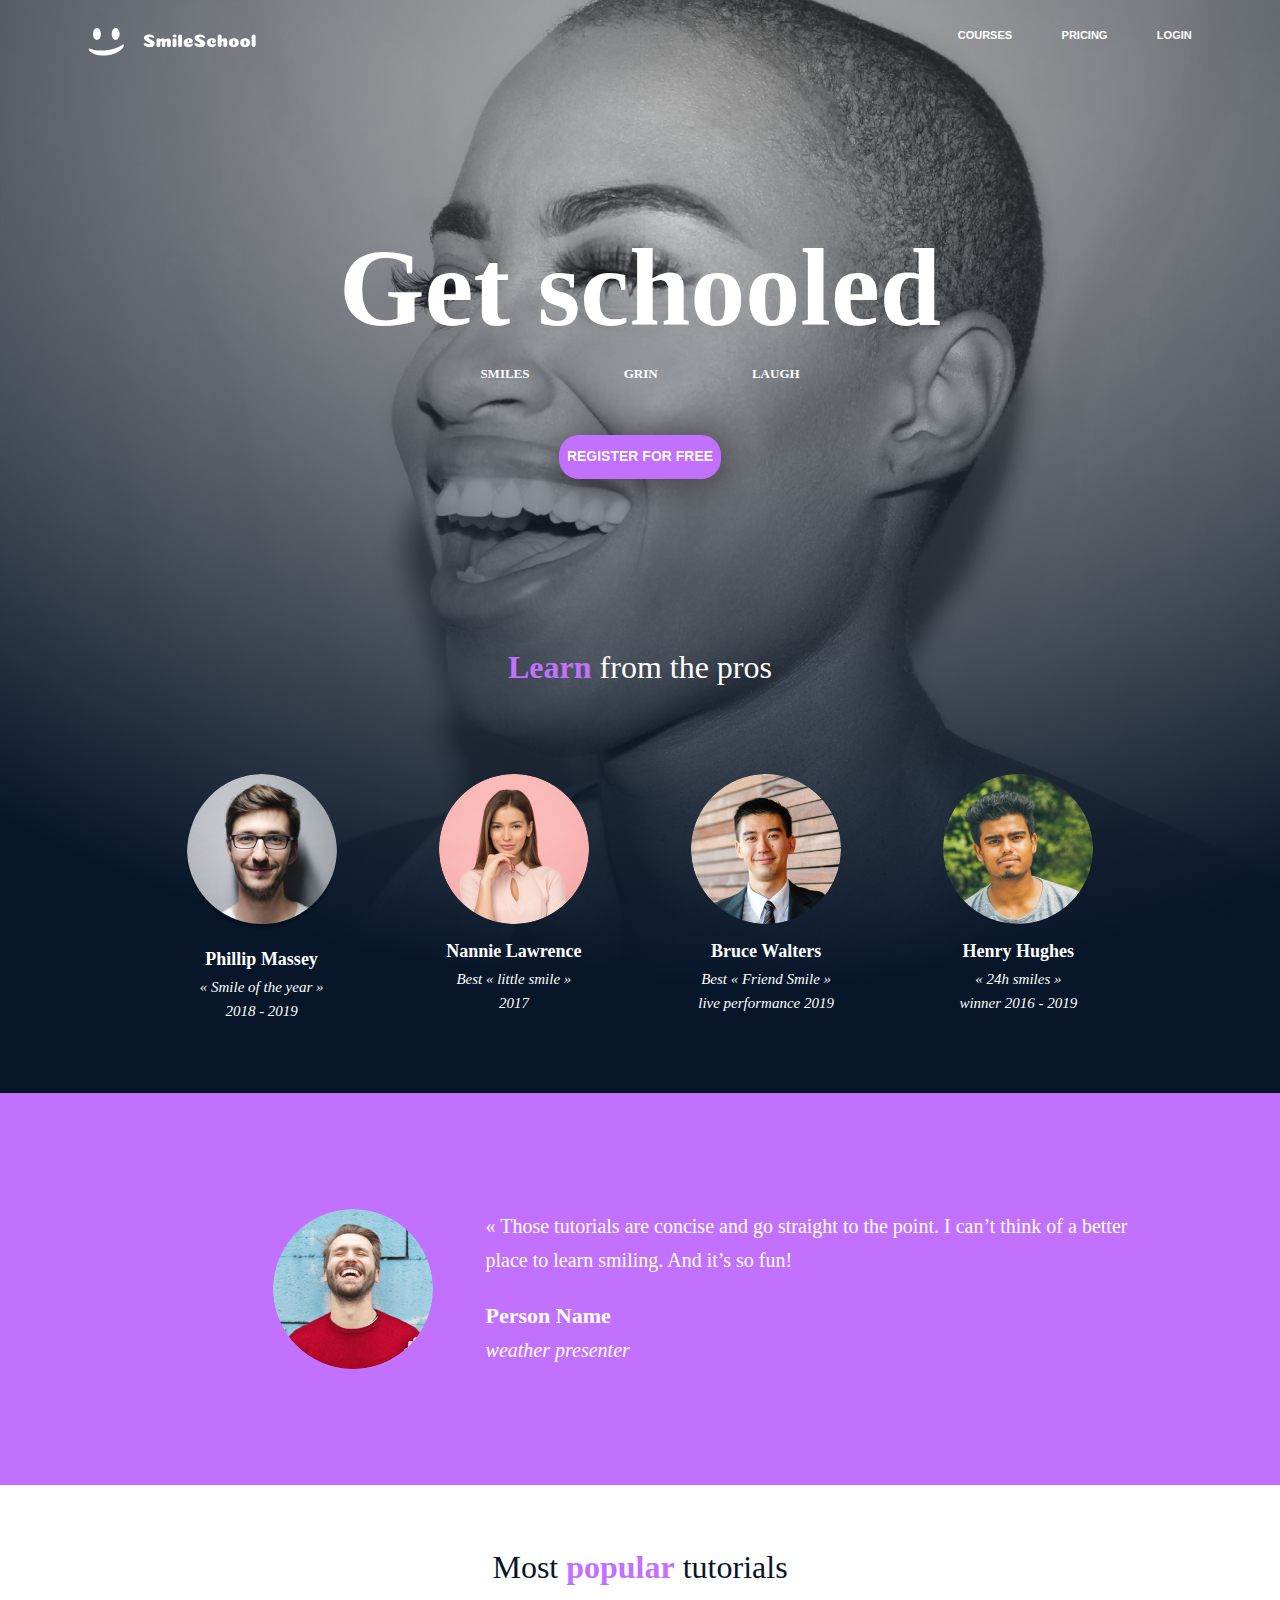
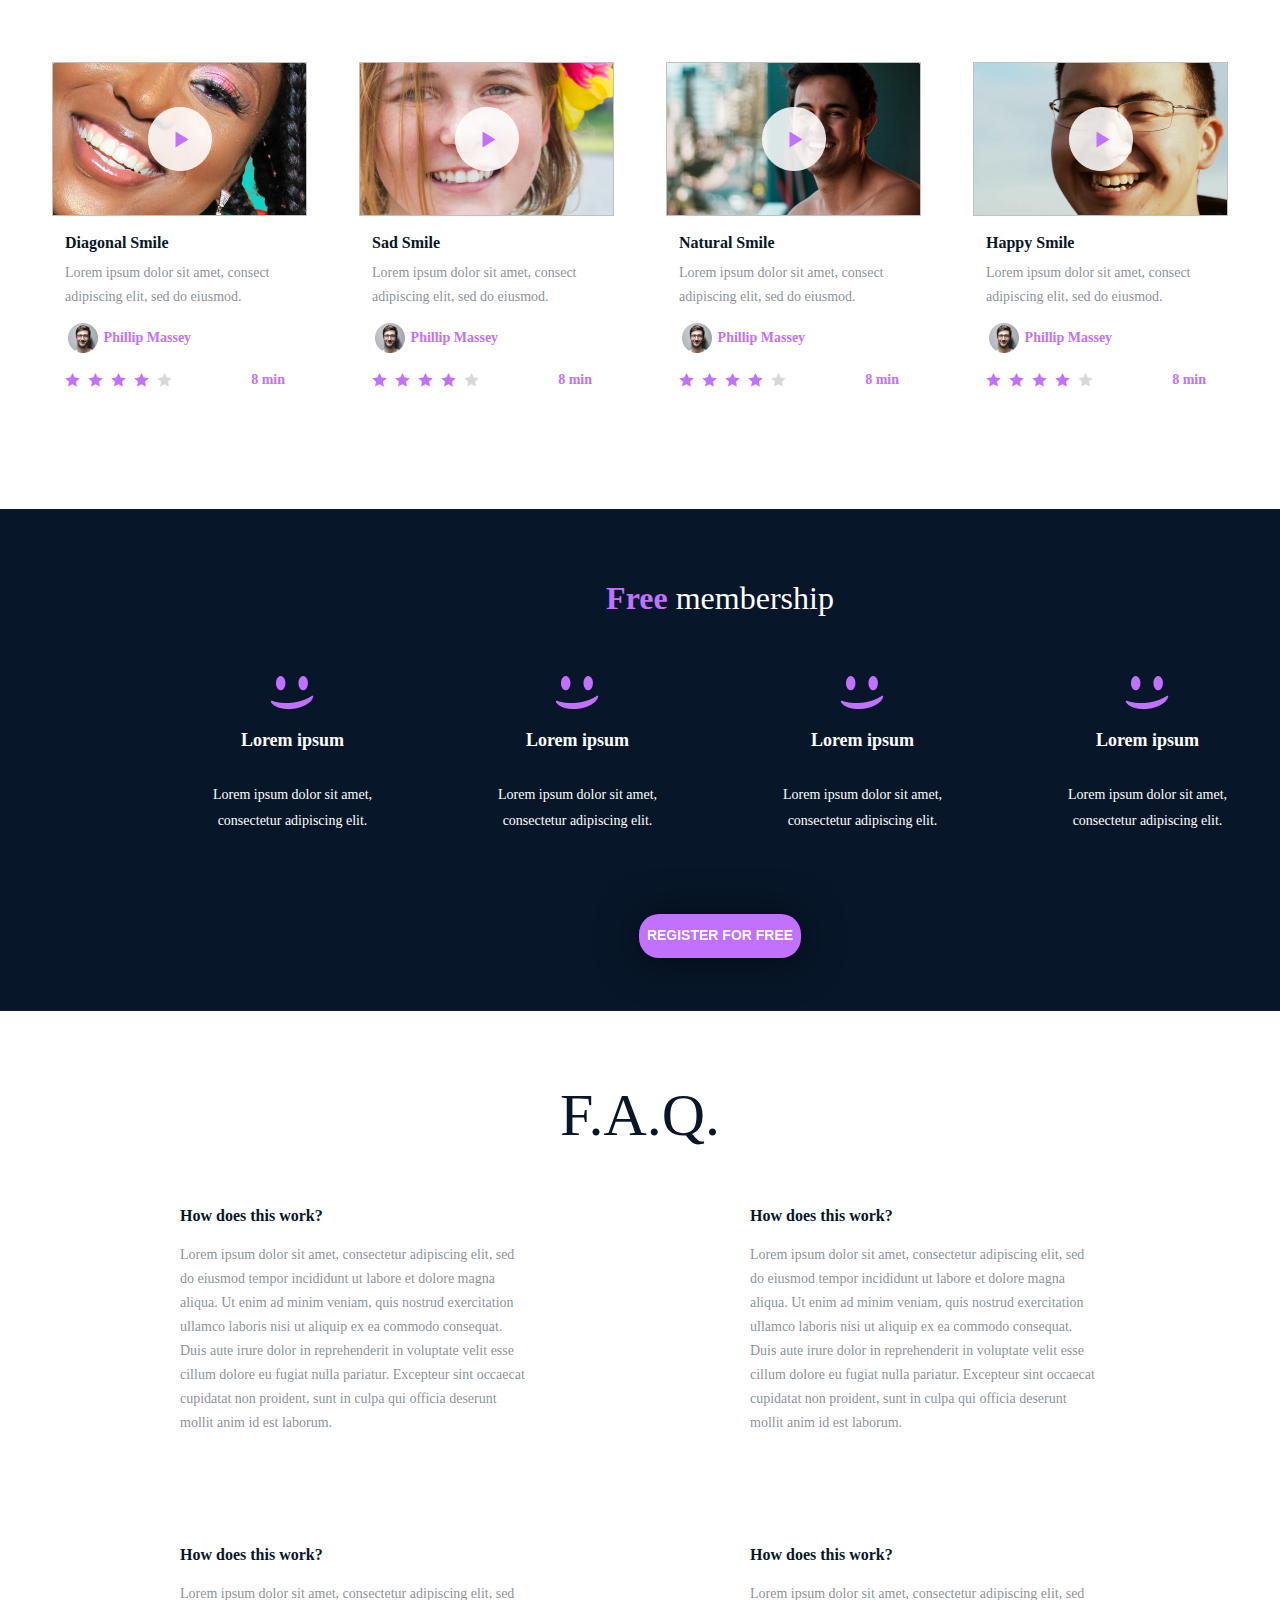
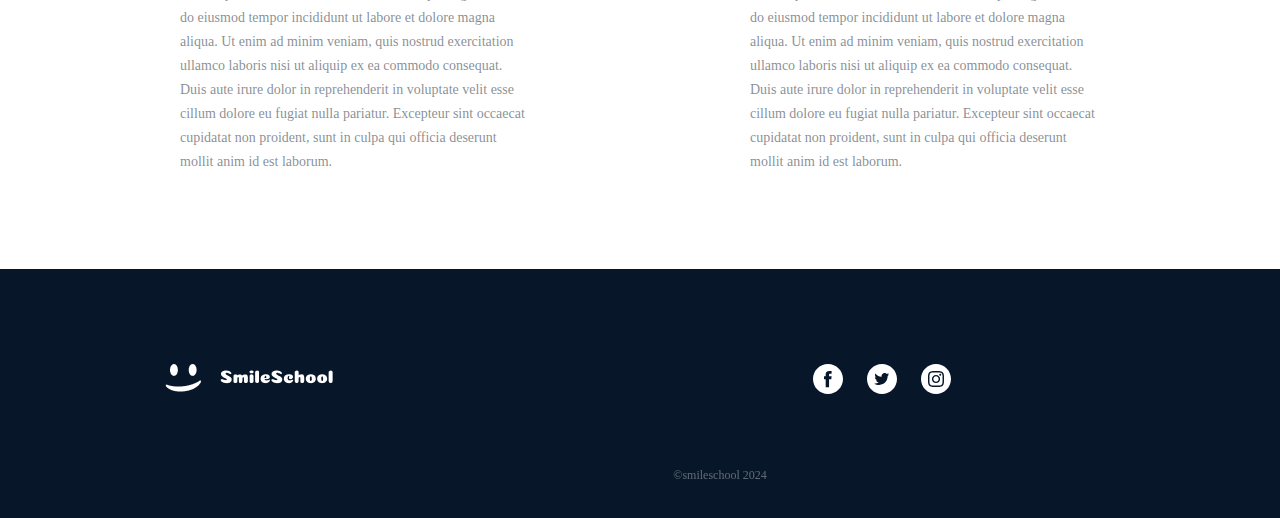
<file: css_advanced/index.html>
<!DOCTYPE html>
<html lang="en">
<head>
    <meta charset="UTF-8">
    <meta http-equiv="X-UA-Compatible" content="IE=edge">
    <meta name="viewport" content="width=device-width, initial-scale=1.0">
    <link rel="stylesheet" href="./styles.css">
    <title>Document</title>
</head>
<body>
    <header>
        <div class="logo">
            <a href="">
                <img src="./assets/images/logo (1).png" alt="logo" id="" />
            </a>
        </div>
        <div class="menu">
            <a href="" id="courses">COURSES</a>
            <a href="" id="pricing">PRICING</a>
            <a href="" id="login">LOGIN</a>
        </div>
    </header>

    <main>

        <!-- Banner -->
        <section class="d">
            <div id="get_sgl_register">
                <h1 id="get_school">Get schooled</h1>
                <p id="sgl">SMILES GRIN LAUGH</p>
                <button class="register_free">REGISTER FOR FREE</button>
            </div>
            <div>
                <h2 id="learn_pros"><span style="font-weight: bold; color: #C271FF;">Learn</span> from the pros</h2>
                <div class="pros">
                    <div>
                        <img src="./assets/images/avatar1.png" alt="">
                        <h1>Phillip Massey</h1>
                        <p>« Smile of the year »<br>2018 - 2019</p>
                    </div>
                    <div>
                        <img src="./assets/images/avatar2.png" alt="">
                        <h1>Nannie Lawrence</h1>
                        <p>Best « little smile »<br>2017</p>
                    </div>
                    <div>
                        <img src="./assets/images/avatar3.png" alt="">
                        <h1>Bruce Walters</h1>
                        <p>Best « Friend Smile »<br>live performance 2019</p>
                    </div>
                    <div>
                        <img src="./assets/images/avatar4.png" alt="">
                        <h1>Henry Hughes</h1>
                        <p>« 24h smiles »<br>winner 2016 - 2019</p>
                    </div>
                </div>
            </div>
        </section>

        <!-- Quote -->
        <section class="quo">
            <div id="quote" >
                <img src="./assets/images/avatar5.png" alt="">
                <div id="te">
                    <blockquote>
                        « Those tutorials are concise and go straight to the point. I can’t think of a better<br>place to learn smiling. And it’s so fun!
                    </blockquote>
                    <p id="name">Person Name</p>
                    <p>weather presenter</p>
                </div>
            </div>
        </section>

        <!-- Videos list  -->
        <section id="video_list">
            <h1>Most <span style="font-weight: bold; color: #C271FF;">popular</span> tutorials</h1>
            <div class="tutorials">
                <div>
                    <img id="image_video" alt="" />
                    <h2>Diagonal Smile</h2>
                    <p class="video_description">Lorem ipsum dolor sit amet, consect<br>adipiscing elit, sed do eiusmod.</p>
                    <div class="author_video">
                        <img src="./assets/images/avatar6.png" alt="">
                        <h3>Phillip Massey</h3>
                    </div>
                    <div class="stars">
                        <div>
                            <img src="./assets/images/stars.png" alt="">
                        </div>
                        <p>8 min</p>
                    </div>
                </div>
                <div>
                    <img id="image_video1" alt="">
                    <h2>Sad Smile</h2>
                    <p class="video_description">Lorem ipsum dolor sit amet, consect<br>adipiscing elit, sed do eiusmod.</p>
                    <div class="author_video">
                        <img src="./assets/images/avatar6.png" alt="">
                        <h3>Phillip Massey</h3>
                    </div>
                    <div class="stars">
                        <div>
                            <img src="./assets/images/stars.png" alt="">
                        </div>
                        <p>8 min</p>
                    </div>
                </div>
                <div>
                    <img id="image_video2" alt="">
                    <h2>Natural Smile</h2>
                    <p class="video_description">Lorem ipsum dolor sit amet, consect<br>adipiscing elit, sed do eiusmod.</p>
                    <div class="author_video">
                        <img src="./assets/images/avatar6.png" alt="">
                        <h3>Phillip Massey</h3>
                    </div>
                    <div class="stars">
                        <div>
                            <img src="./assets/images/stars.png" alt="">
                        </div>
                        <p>8 min</p>
                    </div>
                </div>
                <div>
                    <img id="image_video3" alt="">
                    <h2>Happy Smile</h2>
                    <p class="video_description">Lorem ipsum dolor sit amet, consect<br>adipiscing elit, sed do eiusmod.</p>
                    <div class="author_video">
                        <img src="./assets/images/avatar6.png" alt="">
                        <h3>Phillip Massey</h3>
                    </div>
                    <div class="stars">
                        <div>
                            <img src="./assets/images/stars.png" alt="">
                        </div>
                        <p>8 min</p>
                    </div>
                </div>
            </div>
        </section>

        <!-- Membership -->
        <section id='membership'>
            <h1><span style="font-weight: bold; color: #C271FF;">Free</span> membership</h1>
            <div id="smiles">
                <div class="smile">
                    <img src="./assets/images/smile.png" alt="">
                    <h2>Lorem ipsum</h2>
                    <p>Lorem ipsum dolor sit amet,<br>consectetur adipiscing elit.</p>
                </div>
                <div class="smile">
                    <img src="./assets/images/smile.png" alt="">
                    <h2>Lorem ipsum</h2>
                    <p>Lorem ipsum dolor sit amet,<br>consectetur adipiscing elit.</p>
                </div>
                <div class="smile">
                    <img src="./assets/images/smile.png" alt="">
                    <h2>Lorem ipsum</h2>
                    <p>Lorem ipsum dolor sit amet,<br>consectetur adipiscing elit.</p>
                </div>
                <div class="smile">
                    <img src="./assets/images/smile.png" alt="">
                    <h2>Lorem ipsum</h2>
                    <p>Lorem ipsum dolor sit amet,<br>consectetur adipiscing elit.</p>
                </div>
            </div>
            <button class="register_free" id="btn_regis">REGISTER FOR FREE</button>
        </section>

        <!-- F.A.Q -->
        <section class="faq">
            <h1>F.A.Q.</h1>
            <div id="fq">
                <div class="f">
                    <div class="how_does_work">
                        <h2>How does this work?</h2>
                        <p>Lorem ipsum dolor sit amet, consectetur adipiscing elit, sed do eiusmod tempor incididunt ut labore et dolore magna aliqua. Ut enim ad minim veniam, quis nostrud exercitation ullamco laboris nisi ut aliquip ex ea commodo consequat. Duis aute irure dolor in reprehenderit in voluptate velit esse cillum dolore eu fugiat nulla pariatur. Excepteur sint occaecat cupidatat non proident, sunt in culpa qui officia deserunt mollit anim id est laborum.</p>
                    </div>
                    <div class="how_does_work">
                        <h2>How does this work?</h2>
                        <p>Lorem ipsum dolor sit amet, consectetur adipiscing elit, sed do eiusmod tempor incididunt ut labore et dolore magna aliqua. Ut enim ad minim veniam, quis nostrud exercitation ullamco laboris nisi ut aliquip ex ea commodo consequat. Duis aute irure dolor in reprehenderit in voluptate velit esse cillum dolore eu fugiat nulla pariatur. Excepteur sint occaecat cupidatat non proident, sunt in culpa qui officia deserunt mollit anim id est laborum.</p>
                    </div>
                </div>
                <div class="f">
                    <div class="how_does_work">
                        <h2>How does this work?</h2>
                        <p>Lorem ipsum dolor sit amet, consectetur adipiscing elit, sed do eiusmod tempor incididunt ut labore et dolore magna aliqua. Ut enim ad minim veniam, quis nostrud exercitation ullamco laboris nisi ut aliquip ex ea commodo consequat. Duis aute irure dolor in reprehenderit in voluptate velit esse cillum dolore eu fugiat nulla pariatur. Excepteur sint occaecat cupidatat non proident, sunt in culpa qui officia deserunt mollit anim id est laborum.</p>
                    </div>
                    <div class="how_does_work">
                        <h2>How does this work?</h2>
                        <p>Lorem ipsum dolor sit amet, consectetur adipiscing elit, sed do eiusmod tempor incididunt ut labore et dolore magna aliqua. Ut enim ad minim veniam, quis nostrud exercitation ullamco laboris nisi ut aliquip ex ea commodo consequat. Duis aute irure dolor in reprehenderit in voluptate velit esse cillum dolore eu fugiat nulla pariatur. Excepteur sint occaecat cupidatat non proident, sunt in culpa qui officia deserunt mollit anim id est laborum.</p>
                    </div>
                </div>
            </div>
        </section>
    </main>

    <footer>
        <div>
            <div id="social">
                <img src="./assets/images/logo (1).png" height="30">
                <div>
                    <a href=""><img src="./assets/images/Facebook.svg" height="30">
                    <a href=""><img src="./assets/images/Twitter.svg" height="30">
                    <a href=""><img src="./assets/images/Instagram.svg" height="30">
                </div>
            </div>
            <p>©smileschool 2024</p>
        </div>
    </footer>
</body>
</html>
</file>
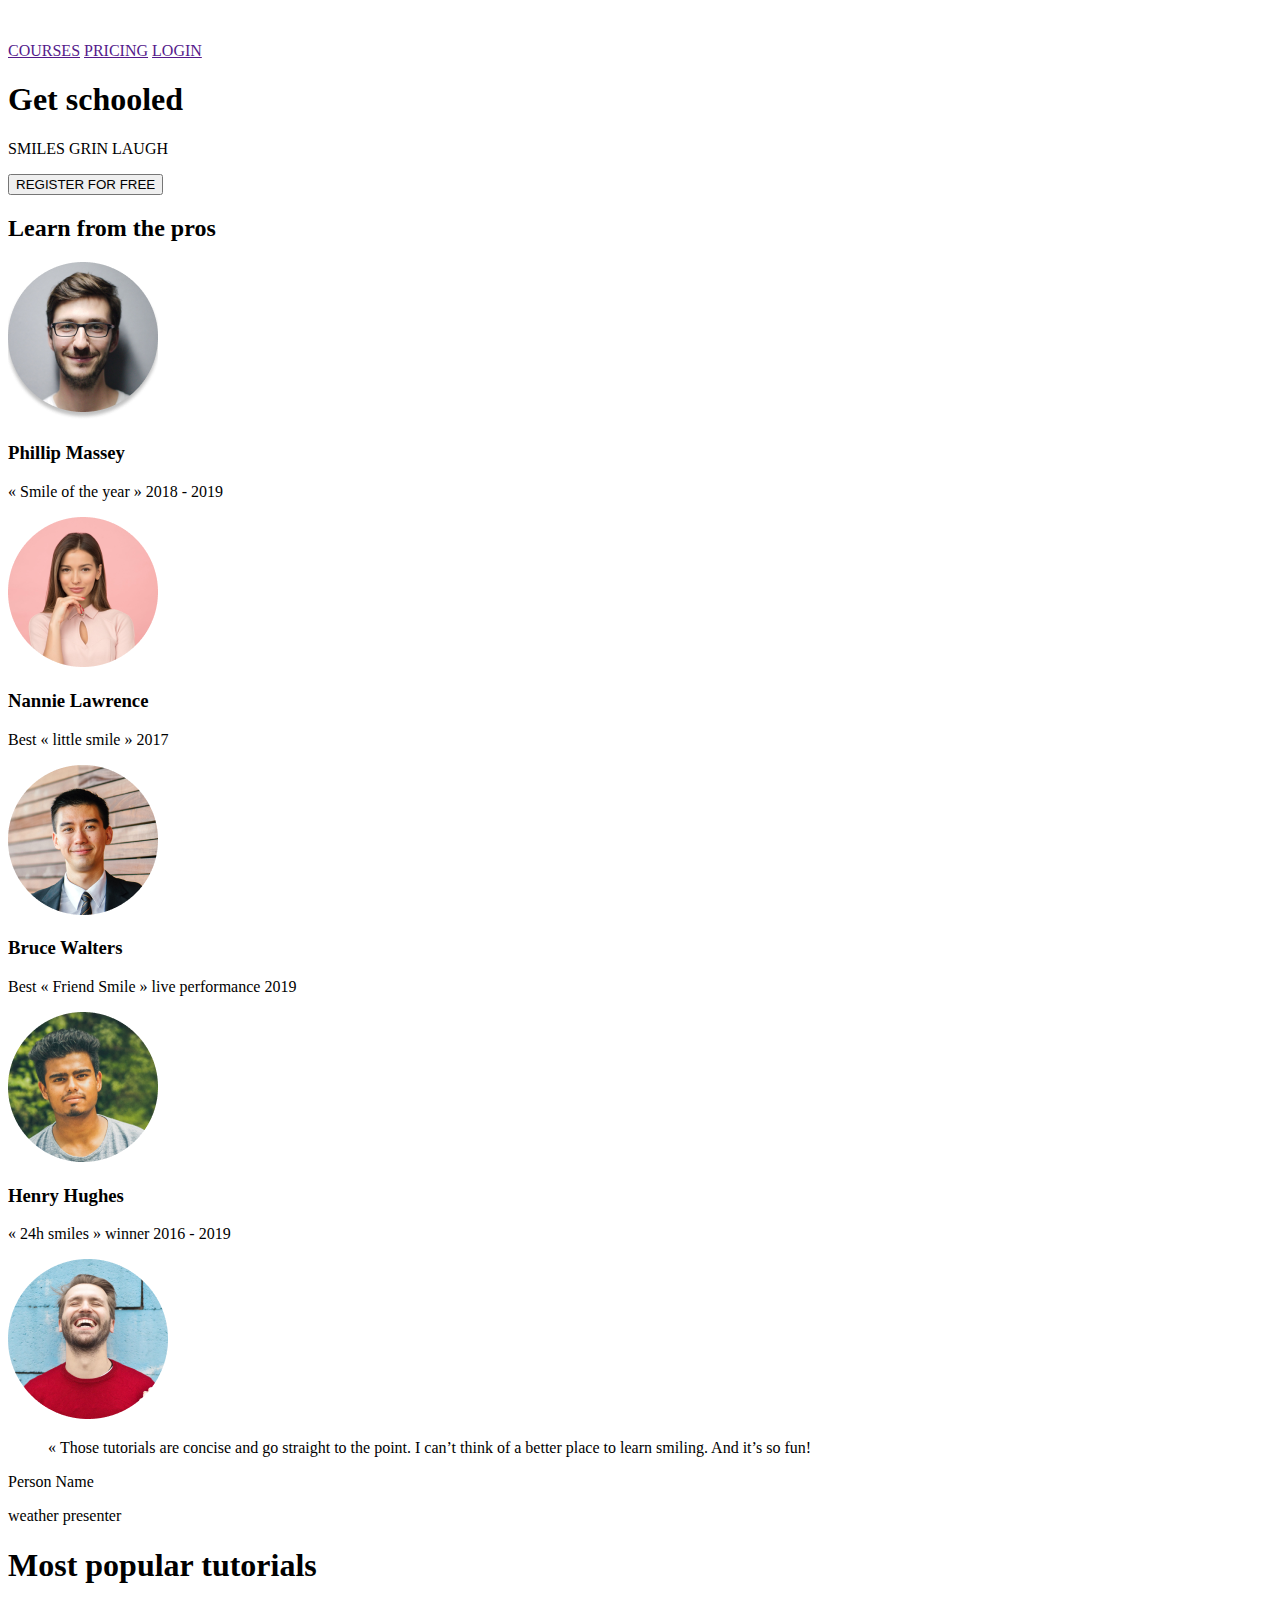
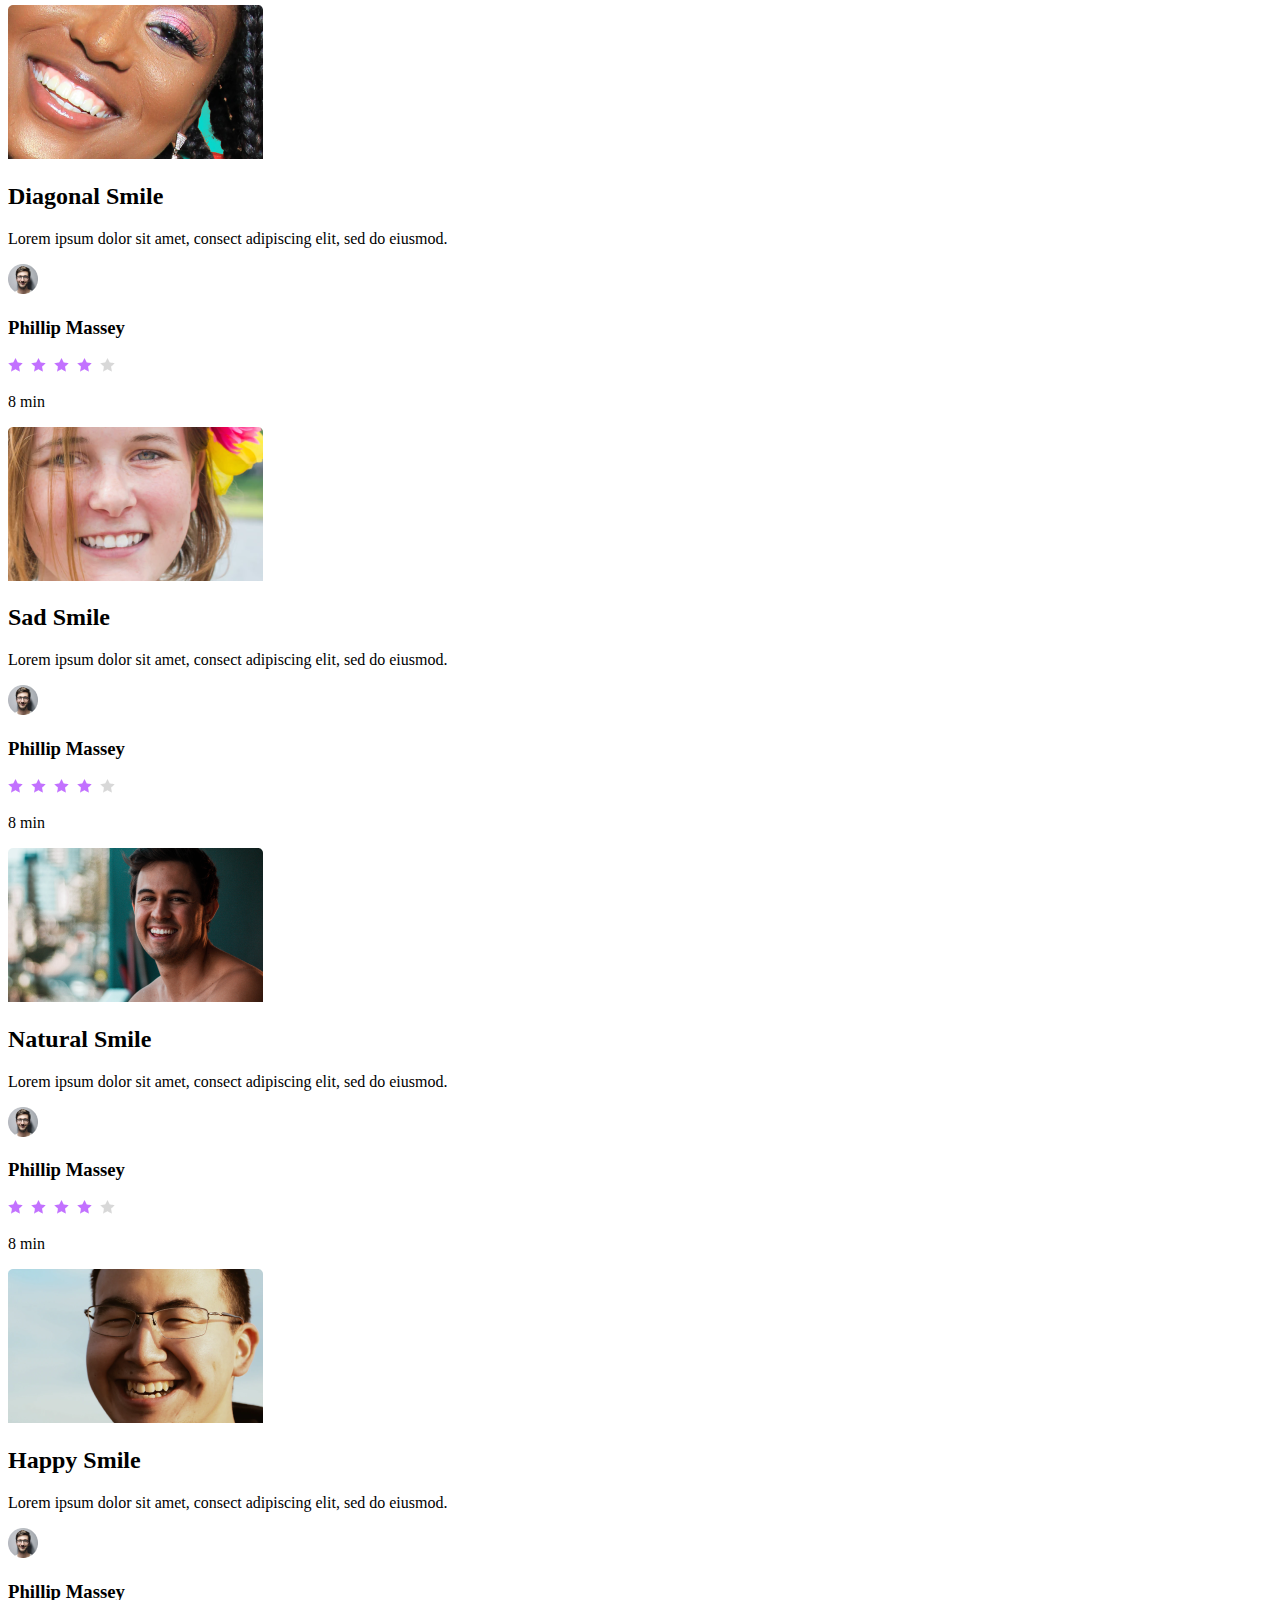
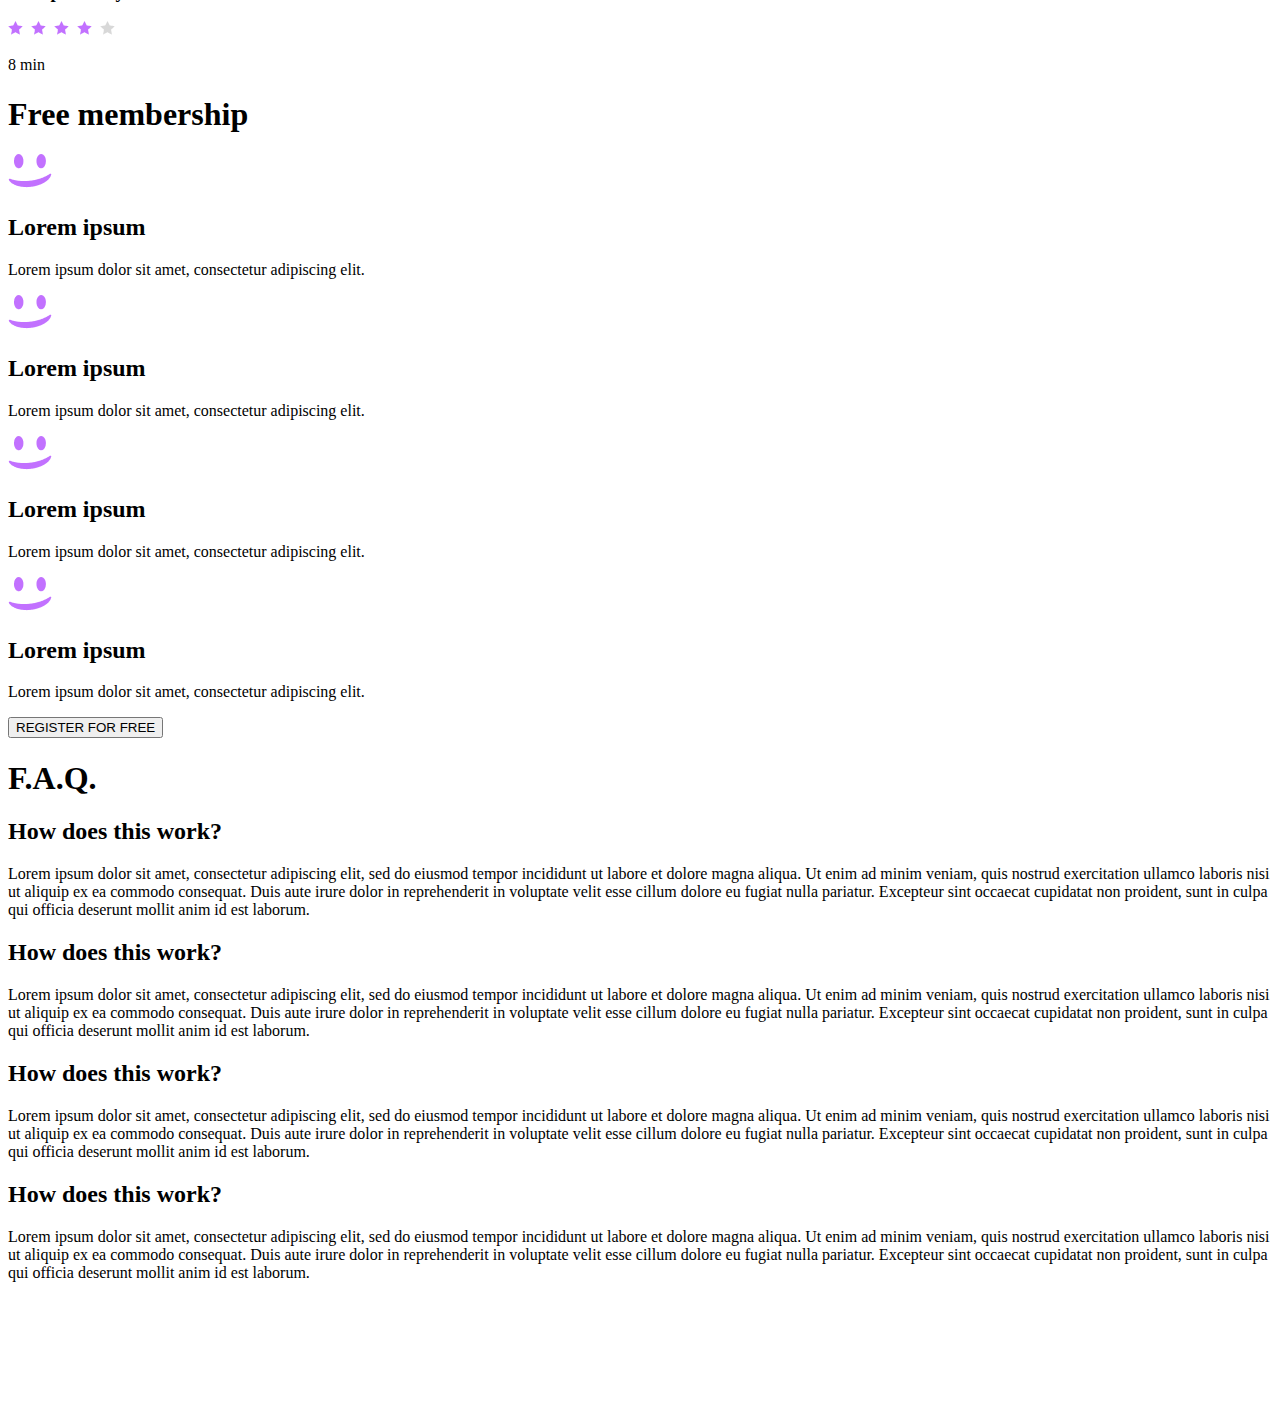
<file: html_advanced/index.html>
<!DOCTYPE html>
<html lang="en">
<head>
    <meta charset="UTF-8">
    <meta name="viewport" content="width=device-width, initial-scale=1.0">
    <title>Homepage</title>
</head>
<body>
    <header>
        <a href=""><img src="./assets/images/logo (1).png" alt="logo"></a>
        <div>
            <a href="">COURSES</a>
            <a href="">PRICING</a>
            <a href="">LOGIN</a>
        </div>
    </header>
    <main>
        <section>
            <div>
                <h1>Get schooled</h1>
                <p>SMILES GRIN LAUGH</p>
                <button>REGISTER FOR FREE</button>
            </div>
            <div>
                <h2>Learn from the pros</h2>
                <div>
                    <div>
                        <img src="./assets/images/avatar1.png" alt="avatar1">
                        <h3>Phillip Massey</h3>
                        <p>« Smile of the year » 2018 - 2019</p>
                    </div>
                    <div>
                        <img src="./assets/images/avatar2.png" alt="avatar2">
                        <h3>Nannie Lawrence</h3>
                        <p>Best « little smile » 2017</p>
                    </div>
                    <div>
                        <img src="./assets/images/avatar3.png" alt="avatar3">
                        <h3>Bruce Walters</h3>
                        <p>Best « Friend Smile » live performance 2019</p>
                    </div>
                    <div>
                        <img src="./assets/images/avatar4.png" alt="avatar4">
                        <h3>Henry Hughes</h3>
                        <p>« 24h smiles » winner 2016 - 2019</p>
                    </div>
                </div>
            </div>
        </section>
        <section>
            <div>
                <img src="./assets/images/avatar5.png" alt="avatar5">
                <div>
                    <blockquote>« Those tutorials are concise and go straight to the point. I can’t think of a better place to learn smiling. And it’s so fun!</blockquote>
                    <p>Person Name</p>
                    <p>weather presenter</p>
                </div>
            </div>
        </section>
        <section>
            <h1>Most popular tutorials</h1>
            <div>
                <div>
                    <img src="./assets/images/preview1.png" alt="">
                    <h2>Diagonal Smile</h2>
                    <p>Lorem ipsum dolor sit amet, consect adipiscing elit, sed do eiusmod.</p>
                    <div>
                        <img src="./assets/images/avatar6.png" alt="avatar">
                        <h3>Phillip Massey</h3>
                    </div>
                    <div>
                        <img src="./assets/images/stars.png" alt="">
                        <p>8 min</p>
                    </div>
                </div>
                <div>
                    <img src="./assets/images/preview2.png" alt="">
                    <h2>Sad Smile</h2>
                    <p>Lorem ipsum dolor sit amet, consect adipiscing elit, sed do eiusmod.</p>
                    <div>
                        <img src="./assets/images/avatar6.png" alt="avatar">
                        <h3>Phillip Massey</h3>
                    </div>
                    <div>
                        <img src="./assets/images/stars.png" alt="">
                        <p>8 min</p>
                    </div>
                </div>
                <div>
                    <img src="./assets/images/preview3.png" alt="">
                    <h2>Natural Smile</h2>
                    <p>Lorem ipsum dolor sit amet, consect adipiscing elit, sed do eiusmod.</p>
                    <div>
                        <img src="./assets/images/avatar6.png" alt="avatar">
                        <h3>Phillip Massey</h3>
                    </div>
                    <div>
                        <img src="./assets/images/stars.png" alt="">
                        <p>8 min</p>
                    </div>
                </div>
                <div>
                    <img src="./assets/images/preview4.png" alt="">
                    <h2>Happy Smile</h2>
                    <p>Lorem ipsum dolor sit amet, consect adipiscing elit, sed do eiusmod.</p>
                    <div>
                        <img src="./assets/images/avatar6.png" alt="avatar">
                        <h3>Phillip Massey</h3>
                    </div>
                    <div>
                        <img src="./assets/images/stars.png" alt="">
                        <p>8 min</p>
                    </div>
                </div>
            </div>
        </section>
        <section>
            <h1>Free membership</h1>
            <div>
                <div>
                    <img src="./assets/images/smile.png" alt="smile">
                    <h2>Lorem ipsum</h2>
                    <p>Lorem ipsum dolor sit amet, consectetur adipiscing elit.</p>
                </div>
                <div>
                    <img src="./assets/images/smile.png" alt="smile">
                    <h2>Lorem ipsum</h2>
                    <p>Lorem ipsum dolor sit amet, consectetur adipiscing elit.</p>
                </div>
                <div>
                    <img src="./assets/images/smile.png" alt="smile">
                    <h2>Lorem ipsum</h2>
                    <p>Lorem ipsum dolor sit amet, consectetur adipiscing elit.</p>
                </div>
                <div>
                    <img src="./assets/images/smile.png" alt="smile">
                    <h2>Lorem ipsum</h2>
                    <p>Lorem ipsum dolor sit amet, consectetur adipiscing elit.</p>
                </div>
            </div>
            <button>REGISTER FOR FREE</button>
        </section>
        <section>
            <h1>F.A.Q.</h1>
            <div>
                <div>
                    <div class="div">
                        <h2>How does this work?</h2>
                        <p>Lorem ipsum dolor sit amet, consectetur adipiscing elit, sed do eiusmod tempor incididunt ut labore et dolore magna aliqua. Ut enim ad minim veniam, quis nostrud exercitation ullamco laboris nisi ut aliquip ex ea commodo consequat. Duis aute irure dolor in reprehenderit in voluptate velit esse cillum dolore eu fugiat nulla pariatur. Excepteur sint occaecat cupidatat non proident, sunt in culpa qui officia deserunt mollit anim id est laborum.</p>
                    </div>
                    <div class="div">
                        <h2>How does this work?</h2>
                        <p>Lorem ipsum dolor sit amet, consectetur adipiscing elit, sed do eiusmod tempor incididunt ut labore et dolore magna aliqua. Ut enim ad minim veniam, quis nostrud exercitation ullamco laboris nisi ut aliquip ex ea commodo consequat. Duis aute irure dolor in reprehenderit in voluptate velit esse cillum dolore eu fugiat nulla pariatur. Excepteur sint occaecat cupidatat non proident, sunt in culpa qui officia deserunt mollit anim id est laborum.</p>
                    </div>
                </div>
                <div>
                    <div class="div">
                        <h2>How does this work?</h2>
                        <p>Lorem ipsum dolor sit amet, consectetur adipiscing elit, sed do eiusmod tempor incididunt ut labore et dolore magna aliqua. Ut enim ad minim veniam, quis nostrud exercitation ullamco laboris nisi ut aliquip ex ea commodo consequat. Duis aute irure dolor in reprehenderit in voluptate velit esse cillum dolore eu fugiat nulla pariatur. Excepteur sint occaecat cupidatat non proident, sunt in culpa qui officia deserunt mollit anim id est laborum.</p>
                    </div>
                    <div class="div">
                        <h2>How does this work?</h2>
                        <p>Lorem ipsum dolor sit amet, consectetur adipiscing elit, sed do eiusmod tempor incididunt ut labore et dolore magna aliqua. Ut enim ad minim veniam, quis nostrud exercitation ullamco laboris nisi ut aliquip ex ea commodo consequat. Duis aute irure dolor in reprehenderit in voluptate velit esse cillum dolore eu fugiat nulla pariatur. Excepteur sint occaecat cupidatat non proident, sunt in culpa qui officia deserunt mollit anim id est laborum.</p>
                    </div>
                </div>
            </div>
        </section>
    </main>
    <footer>
        <div>
            <div>
                <img src="./assets/images/logo2.png" alt="logo2">
                <div>
                    <a href=""><img src="./assets/images/Facebook.svg" alt=""></a>
                    <a href=""><img src="./assets/images/Twitter.svg" alt=""></a>
                    <a href=""><img src="./assets/images/Instagram.svg" alt=""></a>
                </div>
                <p></p>
            </div>
        </div>
    </footer>
</body>
</html>
</file>
<file: css_advanced/styles.css>
body{
    background-image: url('./assets/images/background.png');
    background-repeat: no-repeat;
    max-width: 100%;
    display: flex;
    flex-direction: column;
    position: relative;
}

body a {
    text-decoration: none;
}

header {
    width: 1103.41px;
    min-width: auto;
    height: 29.46px;
    margin-top: 20.02px;
    display: flex;
    align-self: center;
    justify-content: space-between;
}

.menu {
    width: 234px;
    height: 15px;
    left: 1041px;
    top: 37px;
    display: flex;
    justify-content: space-between;

}

#login, #pricing, #courses {
    height: 15px;
    top: 37px;    
    font-family: 'Gill Sans', 'Gill Sans MT', Calibri, 'Trebuchet MS', sans-serif;
    font-style: normal;
    font-weight: 700;
    font-size: 11px;
    line-height: 15px;
    color: #FFFFFF;
}

#get_school, #sgl, #register_free{
    font-family: Calibri;
    font-style: normal;
    text-align: center;

}

#get_school {
    align-self: center;
    top: calc(50% - 151px/2 - 251px);
    margin-top: 155.52px;
    height: 151px;
    font-weight: 700;
    font-size: 110px;
    line-height: 151px;  
    color: #FFFFFF;
    margin-bottom: 0px;
} 

#sgl {
    height: 20px;
    top: calc(50% - 20px/2 - 175.5px);
    font-style: normal;
    font-weight: 700;
    font-size: 13px;
    line-height: 20px;
    margin-top: 0px;
    color: #FFFFFF;
    word-spacing: 91px;
}

.register_free {
    font-style: normal;
    font-weight: 600;
    font-size: 14px;
    line-height: 17.6px;
    filter: drop-shadow(0px 2px 20px rgba(0, 0, 0, 0.5));
    width: 162px;
    height: 44px;
    border-radius: 20px;
    margin-top: 38px;
    margin-bottom: 0px;
    
    background-color: #C271FF;
    border: #C271FF;
    color: #FFFFFF;
}

#get_sgl_register {
    display: flex;
    flex-direction: column;
    align-items: center;
}

#learn_pros {
    margin-top: 168px;
    margin-bottom: 0px;
    height: 40px;
    left: 41.94%;
    right: 39.93%;
    top: calc(50% - 40px/2 + 104.5px);
    font-family: calibri;
    font-style: normal;
    font-weight: 400;
    font-size: 32px;
    line-height: 40px;
    text-align: center;
    color: #FFFFFF;
}

.pros {
    max-width: 1009px;
    height: 237px;
    left: 217px;
    top: 758px;
    margin: 0 auto;
    margin-top: 87px;
    margin-bottom: 82px;
    display: flex;
    justify-content: space-around;
}

.pros img {
    border-radius: 50%;
    margin-bottom: 0px;
}

.pros h1 {
    height: 27px;
    left: 0%;
    right: 0%;
    top: calc(50% - 27px/2 + 55px);
    font-family: calibri;
    font-style: normal;
    font-weight: 900;
    font-size: 18px;
    line-height: 27px;
    text-align: center;
    color: #FFFFFF;

    margin-top: 10px;
    margin-bottom: 0px;
}

.pros p {
    height: 48px;
    left: 0%;
    right: 0%;
    top: calc(50% - 48px/2 + 94.5px);
    font-family: calibri;
    font-style: italic;
    font-weight: 400;
    font-size: 15px;
    line-height: 24px;
    text-align: center;
    color: #FFFFFF;
    
    margin-top: 2px;
}

.quo {
    width: 1440px;
    height: 392px;
    right: 10px;
    margin-left: -8px;
    background: #C271FF;
    display: flex;
    align-items: center;
    justify-content: center;
}

#quote {
    display: flex;
}

#quote blockquote, #quote p {
    color: #FFFFFF;
}

#quote blockquote {
    margin-left: 0;
    margin-top: 0;
    margin-bottom: 22px;
    font-family: calibri;
    font-style: normal;
    font-weight: 400;
    font-size: 20px;
    line-height: 34px;
}

#quote #name {
    font-family: calibri;
    font-style: normal;
    font-weight: 700;
    font-size: 22px;
    line-height: 34px;
}

#quote img{
    border-radius: 50%;
    width: 160px;
    height: 160px;
    left: 259px;
    top: 1201px;
}

#quote p {
    font-family: calibri;
    font-style: italic;
    font-weight: 400;
    font-size: 20px;
    line-height: 34px;
    margin-top: 0;
    margin-bottom: 0;
}

#te {
    margin-left: 53px;
}

#name {
    font-style: normal;
    font-weight: 700;
    font-size: 22px;
    line-height: 34px;
}

#video_list {
    width: 1228px;
    height: 450px;
    margin: 62px auto 112px auto;
}

#video_list h1 {
    text-align: center;
    height: 40px;
    font-family: calibri;
    font-style: normal;
    font-weight: 300;
    font-size: 32px;
    line-height: 40px;
    text-align: center;
    color: #071629;
}

.tutorials {
    display: flex;
    justify-content: space-around;
    margin-top: 75px;
}

.tutorials h2 {
    margin-bottom: 0;
    height: 20px;
    margin-left: 13px;
    font-family: calibri;
    font-style: normal;
    font-weight: 700;
    font-size: 16px;
    line-height: 20px;
    color: #071629;
}

#image_video {
    background-image: url(./assets/images/play.png), url(./assets/images/preview1.png);
    background-repeat: no-repeat;
    background-position-y: center;
    background-position-x: center;
    width: 255px;
    height: 154px;
}

#image_video1 {
    background-image: url(./assets/images/play.png), url(./assets/images/preview2.png);
    background-repeat: no-repeat;
    background-position-y: center;
    background-position-x: center;
    width: 255px;
    height: 154px;
}

#image_video2 {
    background-image: url(./assets/images/play.png), url(./assets/images/preview3.png);
    background-repeat: no-repeat;
    background-position-y: center;
    background-position-x: center;
    width: 255px;
    height: 154px;
}

#image_video3 {
    background-image: url(./assets/images/play.png), url(./assets/images/preview4.png);
    background-repeat: no-repeat;
    background-position-y: center;
    background-position-x: center;
    width: 255px;
    height: 154px;
}

.video_description {
    margin-top: 7.6px;
    margin-left: 13px;
    height: 48px;
    font-family: calibri;
    font-style: normal;
    font-weight: 400;
    font-size: 14px;
    line-height: 24px;
    color: rgba(7, 22, 41, 0.501584);
}

.author_video {
    margin-top: 13.4px;
    margin-left: 13px;
    width: 129px;
    height: 30px;
    display: flex;
    align-items: center;
    justify-content: space-around;
}

.author_video h3 {
    left: 21.96%;
    right: 44.31%;
    top: calc(50% - 27px/2 + 109px);
    font-family: calibri;
    font-style: normal;
    font-weight: 600;
    font-size: 14px;
    line-height: 27px;
    color: #C271FF;

}

.stars {
    width: 220px;
    height: 27px;
    margin-top: 14px;
    margin-left: 13px;
    display: flex;
    align-items: center;
    justify-content: space-between;
}

.stars div {
    width: 107px;
    height: 15px;
    display: flex;
    justify-content: space-around;
}

.stars p {
    font-family: calibri;
    font-style: normal;
    font-weight: 600;
    font-size: 14px;
    color: #C271FF;   
}

#membership {
    width: 1440px;
    height: 502px;
    margin-left: -8px;
    display: flex;
    flex-direction: column;
    background: #071629;
}

#membership h1 {
    font-family: calibri;
    font-style: normal;
    font-weight: 400;
    font-size: 32px;
    line-height: 40px;
    text-align: center;
    margin-top: 69px;
    margin-bottom: 0px;
    color: #FFFFFF;
}

#smiles {
    width: 1112px;
    margin: 58px auto 0 auto;
    display: flex;
    justify-content: space-between;
}

.smile {
    width: 257px;
    height: 153px;
    display: flex;
    flex-direction: column;
}

.smile img{
    align-self: center;
}

.smile h2 {
    font-family: calibri;
    font-style: normal;
    font-weight: 600;
    font-size: 18px;
    line-height: 26px;
    text-align: center;
    color: #FFFFFF;
}

.smile p {
    font-family: calibri;
    font-style: normal;
    font-weight: 400;
    font-size: 14px;
    line-height: 26px;
    text-align: center;
    color: #FFFFFF;
}

#btn_regis {
    align-self: center;
    margin-top: 85px;
    margin-bottom: 52px;
}

.faq {
    width: 920px;
    height: 707px;
    margin: 67px auto 0 auto;
    padding: 0;
}

.faq h1 {
    height: 75px;
    font-family: calibri;
    font-style: normal;
    font-weight: 300;
    font-size: 60px;
    line-height: 75px;
    text-align: center;
    color: #071629;
}

#fq {
    display: flex;
    justify-content: space-between;
}

.f {
    height: 581px;
    display: flex;
    flex-direction: column;
    justify-content: space-between;
}

.how_does_work {
    width: 350px;
    height: 242px;

    display: flex;
    flex-direction: column;
    justify-content: space-between;
}

.how_does_work h2 {
    font-family: calibri;
    font-style: normal;
    font-weight: 700;
    font-size: 16px;
    line-height: 20px;
    color: #071629;
    margin-bottom: 0px;
}

.how_does_work p {
    font-family: calibri;
    font-style: normal;
    font-weight: 400;
    font-size: 14px;
    line-height: 24px;
    color: rgba(7, 22, 41, 0.501584);
    margin-top: 0px;
    margin-bottom: 0px;
}

footer {
    width: 1440px;
    height: 249px;
    margin-left: -8px;
    margin-top: 84px;
    margin-bottom: -8px;
    background: #071629;
}

footer p {
    font-family: calibri;
    font-style: normal;
    font-weight: 400;
    font-size: 12px;
    line-height: 15px;
    text-align: center;
    color: #FFFFFF;
    margin-top: 70px;
    mix-blend-mode: normal;
    opacity: 0.35;
}

#social {
    display: flex;
    justify-content: space-between;
    margin: 95px 10px 0 165px;
}

#social a {
    margin-left: 20px;
    background-position-y: center;
    background-position-x: center;
}
</file>
